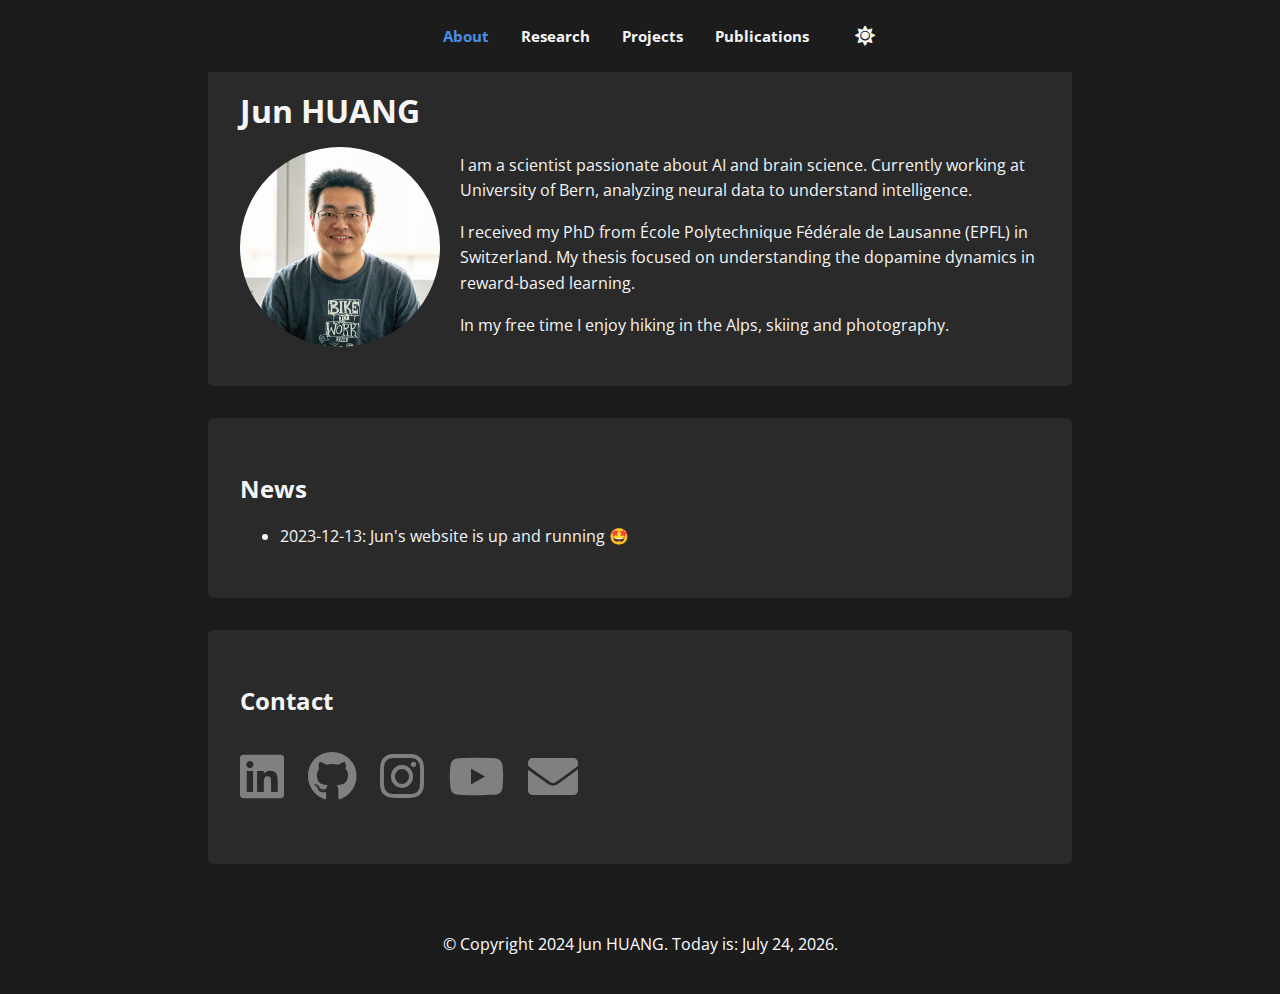
<file: index.html>
<!DOCTYPE html>
<html data-theme="dark">
<head>
  <title>Jun Huang</title>
  <link rel="icon" type="image/jpg" href="logo.png">
  <link href="https://fonts.googleapis.com/css2?family=Open+Sans:wght@400;600;700&display=swap" rel="stylesheet">
  <link rel="stylesheet" href="https://cdnjs.cloudflare.com/ajax/libs/font-awesome/5.15.1/css/all.min.css">
  
  <style>
    :root {
      --primary-color: #3349ec;  
      --secondary-color: #7caeeb;
      --background-color: #fff;
      --text-color: #000;
      --link-color: var(--primary-color);
      --section-background: #fff;
      --navbar-background: var(--background-color);
      --navbar-text-color: var(--text-color);
    }

    [data-theme="dark"] {
      --background-color: #1c1c1d;
      --text-color: #f5f5f5;
      --link-color: var(--secondary-color);
      --section-background: #2a2a2b;
      --navbar-background: var(--secondary-color);
      --navbar-text-color: #fff;
    }

    [data-theme="dark"] #navbar a {
      color: var(--text-color);
    }

    body {
      font-family: 'Open Sans', sans-serif;
      margin: 0;
      line-height: 1.6;
      background-color: var(--background-color);
      color: var(--text-color);
    }

    a {
      text-decoration: none;
      color: var(--link-color);
    }

    h1, h2, h3 {
      margin-bottom: 10px; 
    }

    #navbar {
      position: fixed;
      top: 0;
      width: 100%;
      z-index: 1000;
      background: var(--background-color);
      color: var(--navbar-text-color);
      padding: 1rem;
      display: flex;
      justify-content: center; /* Center the navbar container */
      align-items: center;
    }

    #nav-container {
      display: flex;
      align-items: center;
      justify-content: center; /* Center the contents */
    }

    #nav-container a {
      margin: 0 10px; /* Add some space between links */
    }

    #navbar a {
      color: var(--navbar-text-color);
      margin: 0 1rem;
      font-size: 15px;
      font-weight: bold;
    }
    #navbar a:hover {
      color: #db4f69; /* Replace with the reddish color you want on hover */
    }

    #navbar a.active {
      color: #4a90e2; /* Replace with the bluish color you want for the active link */
    }

    /* Ensure the color does not change on hover for the active link */
    #navbar a.active:hover {
      color: #4a90e2;
    }

    .section {
      max-width: 800px;
      margin: 2rem auto;  
      padding: 2rem;
      background: var(--section-background);
      box-shadow: 0 0 10px rgba(0,0,0,0.1);  
      border-radius: 5px;
    }

    #about img {
      float: left;
      width: 200px;
      margin-right: 20px;
      border-radius: 50%;
    }

    #theme-toggle {
      margin-left: 20px; /* Add some space before the toggle switch */
    }

    #dark-mode-toggle {
      display: none; /* Hide the checkbox */
    }

    label {
      cursor: pointer;
      width: 40px; /* Width of the toggle area */
      height: 40px; /* Height of the toggle area */
      display: block;
      position: relative;
      background: none; /* Removing the background */
    }

    label i {
      color: var(--text-color);
      position: absolute;
      top: 10px; /* Adjust vertical position */
      left: 10px; /* Adjust horizontal position */
      transition: opacity 0.3s;
    }

    .fa-moon, .fa-sun {
      font-size: 20px; /* Adjust icon size */
    }

    #dark-mode-toggle:checked + label .fa-moon {
      opacity: 0; /* Hide the moon icon */
    }

    #dark-mode-toggle:checked + label .fa-sun {
      opacity: 1; /* Show the sun icon */
    }

    .fa-sun {
      opacity: 0; /* Initially hide the sun icon */
    }

    #dark-mode-toggle:checked {
      transform: translateX(20px);
    }

    /* Default icon color (gray) */
    #contact a {
      display: inline-block;
      margin-right: 15px;
      color: #808080; /* Gray color for icons */
      font-size: 50px;
    }

    #contact .fa-linkedin:hover {
      color: #0A66C2; /* LinkedIn Blue */
    }

    #contact .fa-github:hover {
      color: #181717; /* GitHub Black */
    }

    #contact .fa-instagram:hover {
      color: #E1306C; /* Instagram Pink */
    }

    #contact .fa-youtube:hover {
      color: #FF0000; /* YouTube Red */
    }

    #contact .fa-envelope:hover {
      color: #0072C6; /* Email Blue */
    }

    #contact i {
      margin-right: 5px;
    }

    footer {
    text-align: center;
    padding: 20px;
    background-color: var(--background-color);
    color: var(--navbar-text-color);
  }

    .clustrmaps-wrapper {
    width: 600px; /* Set the width you want */
    height: 600px; /* Set the height you want */
    overflow: visible; /* Hide the overflow */
    margin: 0 auto; /* Centering horizontally */
    display: none; /* Ensures it is a block-level element, which is necessary for margins to work */
  }


  </style>
</head>

<body>

  <div id="navbar">
    <div id="nav-container">
      <a href="index.html" class="active">About</a>
      <a href="research.html">Research</a>
      <a href="projects.html">Projects</a>
      <a href="publication.html">Publications</a>
      <div id="theme-toggle">
        <input type="checkbox" id="dark-mode-toggle">
        <label for="dark-mode-toggle">
          <i class="fas fa-sun"></i>
          <i class="fas fa-moon"></i>
        </label>
      </div>
    </div>
  </div>

  <div id="about" class="section">
    <h1>Jun HUANG</h1>
    <img src="jun.jpg">
    <p>I am a scientist passionate about AI and brain science. Currently working at University of Bern, analyzing neural data to understand intelligence.</p>

    <p>I received my PhD from École Polytechnique Fédérale de Lausanne (EPFL) in Switzerland. My thesis focused on understanding the dopamine dynamics in reward-based learning. </p>

    <p>In my free time I enjoy hiking in the Alps, skiing and photography.</p>
  </div>

  <div id="news" class="section">
    <h2>News</h2>
        
    <ul>
      <li>2023-12-13: Jun's website is up and running 🤩</li>
    </ul>
  </div>

  <div id="contact" class="section">
    <h2>Contact</h2>
    <p>
      <a href="https://www.linkedin.com/in/junhuang7" target="_blank">
        <i class="fab fa-linkedin"></i>
      </a>
      <a href="https://github.com/junhuang7" target="_blank">
        <i class="fab fa-github"></i>
      </a>
      <a href="https://www.instagram.com/jun_photographie" target="_blank">
        <i class="fab fa-instagram"></i>
      </a>
      <a href="https://www.youtube.com/@junhuang7" target="_blank">
        <i class="fab fa-youtube"></i>
      </a>
      <a href="mailto:junhuang7@gmail.com">
        <i class="fas fa-envelope"></i>
      </a>
    </p>
  </div>

  <script>
    document.getElementById('dark-mode-toggle').checked = true;

    document.getElementById('dark-mode-toggle').addEventListener('change', function(event) {
      if (event.target.checked) {
        document.documentElement.setAttribute('data-theme', 'dark');
      } else {
        document.documentElement.removeAttribute('data-theme');
      }
    });
  </script>

  <div class="clustrmaps-wrapper">
    <script type="text/javascript" id="clstr_globe" src="//clustrmaps.com/globe.js?d=3f9yaVkKR-3JJpTlEYayT_Aj-n6ReqJD1qsGxRy3qww"></script>
  </div>

  <footer>
    <p id="copyright">
      © Copyright 2024 Jun HUANG. Today is: <span id="date"></span>.
    </p>
  </footer>

  <script>
    const currentDate = new Date();
    const formattedDate = currentDate.toLocaleDateString('en-US', { year: 'numeric', month: 'long', day: 'numeric' });
    document.getElementById('date').textContent = formattedDate;
  </script>

  <script>
    // JavaScript to toggle the active class on click
    document.querySelectorAll('#nav-container a').forEach(link => {
      link.addEventListener('click', function() {
        document.querySelector('#nav-container a.active').classList.remove('active');
        this.classList.add('active');
      });
    });
  </script>

  <script>
    // Function to apply the theme
      document.addEventListener('DOMContentLoaded', function() {
    // Initialize theme based on saved preference or default to dark
    const savedTheme = localStorage.getItem('theme') || 'dark';
    applyTheme(savedTheme === 'dark');

    // Set the checkbox state based on the theme
    document.getElementById('dark-mode-toggle').checked = (savedTheme === 'dark');

    // Event listener for theme toggle change
    document.getElementById('dark-mode-toggle').addEventListener('change', function(event) {
      const isDark = event.target.checked;
      applyTheme(isDark);
      localStorage.setItem('theme', isDark ? 'dark' : 'light');
    });
  });

  // Function to apply the theme
  function applyTheme(dark) {
    if (dark) {
      document.documentElement.setAttribute('data-theme', 'dark');
    } else {
      document.documentElement.removeAttribute('data-theme');
    }
  }

  // Handle navbar link active state
  document.querySelectorAll('#nav-container a').forEach(link => {
    link.addEventListener('click', function() {
      document.querySelector('#nav-container a.active').classList.remove('active');
      this.classList.add('active');
    });
  });

  </script>

</body>
</html>
</file>
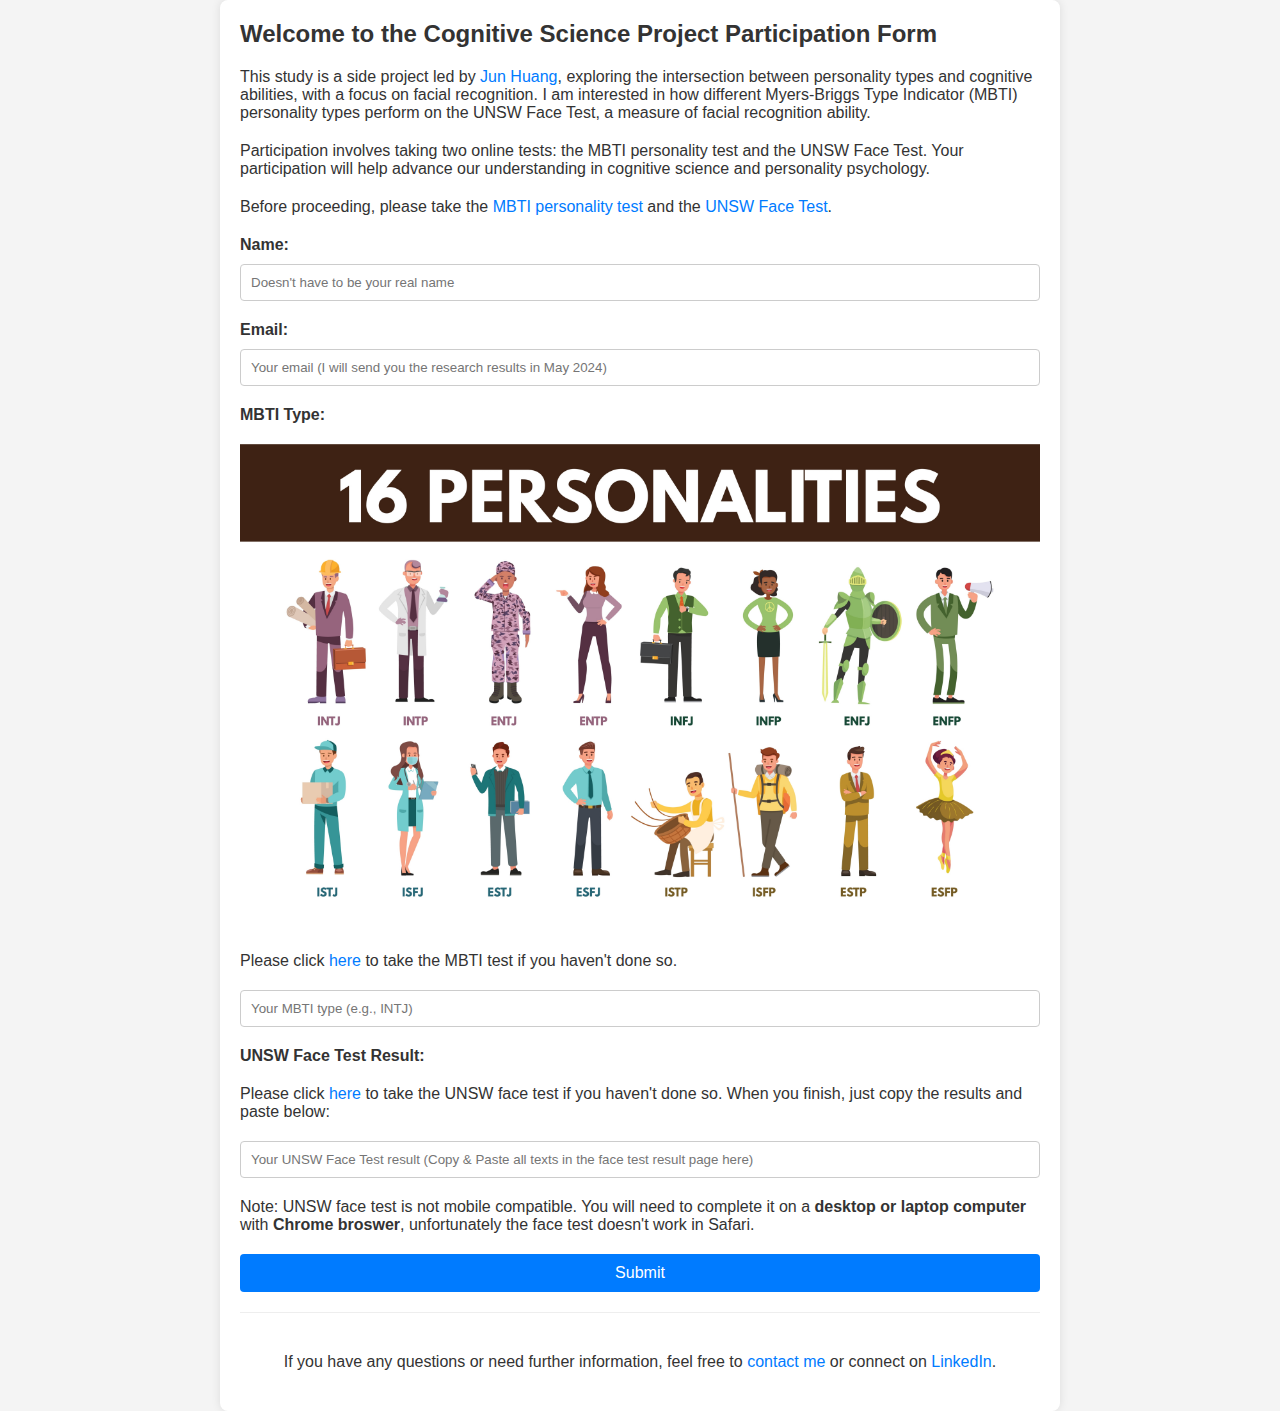
<file: cogsci_project.html>
<!DOCTYPE html>
<html lang="en">
<head>
    <meta charset="UTF-8">
    <meta name="viewport" content="width=device-width, initial-scale=1.0">
    <title>Cognitive Science Project Participation Form</title>
    <style>
        body {
            font-family: 'Segoe UI', Tahoma, Geneva, Verdana, sans-serif;
            margin: 0;
            padding: 0;
            background-color: #f4f4f4;
            color: #333;
        }
        .container {
            max-width: 800px;
            margin: auto;
            overflow: hidden;
            padding: 0 20px 20px;
            background: #fff;
            border-radius: 8px;
            box-shadow: 0 0 10px rgba(0, 0, 0, 0.1);
        }
        h2, p {
            margin: 20px 0;
        }
        label {
            margin-top: 10px;
            display: block;
            font-weight: bold;
        }
        input[type=text], input[type=email], textarea {
            width: calc(100% - 22px);
            padding: 10px;
            margin: 10px 0 20px;
            display: block;
            border: 1px solid #ccc;
            border-radius: 4px;
        }
        button {
            display: block;
            width: 100%;
            padding: 10px;
            background-color: #007BFF;
            color: white;
            border: none;
            border-radius: 4px;
            cursor: pointer;
            font-size: 16px;
            transition: background-color 0.3s ease;
        }
        button:hover {
            background-color: #0056b3;
        }
        a {
            color: #007BFF;
            text-decoration: none;
        }
        a:hover {
            text-decoration: underline;
        }
        .footer {
            text-align: center;
            margin-top: 20px;
            padding-top: 20px;
            border-top: 1px solid #eee;
        }

        .clustrmaps-wrapper {
            display: none; /* Ensures it is a block-level element, which is necessary for margins to work */
        }

    </style>
</head>
<body>

<div class="container">
    <h2>Welcome to the Cognitive Science Project Participation Form</h2>
    <p>This study is a side project led by <a href="https://junhuang7.github.io/" target="_blank">Jun Huang</a>, exploring the intersection between personality types and cognitive abilities, with a focus on facial recognition. I am interested in how different Myers-Briggs Type Indicator (MBTI) personality types perform on the UNSW Face Test, a measure of facial recognition ability.</p>
    <p>Participation involves taking two online tests: the MBTI personality test and the UNSW Face Test. Your participation will help advance our understanding in cognitive science and personality psychology.</p>
    <p>Before proceeding, please take the <a href="https://www.16personalities.com/free-personality-test" target="_blank">MBTI personality test</a> and the <a href="https://facetest.psy.unsw.edu.au/" target="_blank">UNSW Face Test</a>.</p>
    
    <form action="https://formspree.io/f/myyrwpdb" method="POST">
        <label for="name">Name:</label>
        <input type="text" id="name" name="name" placeholder="Doesn't have to be your real name" required>
        
        <label for="email">Email:</label>
        <input type="email" id="email" name="_replyto" placeholder="Your email (I will send you the research results in May 2024)" required>
        
        <label for="mbti">MBTI Type:</label>
        <p> </p>
        <img src="mbti.jpeg" alt="MBTI Types" style="max-width:100%; height:auto;">
        <p>Please click <a href="https://www.16personalities.com/free-personality-test" target="_blank">here</a> to take the MBTI test if you haven't done so.</p>
        <input type="text" id="mbti" name="mbti" placeholder="Your MBTI type (e.g., INTJ)" required>
        
        <label for="faceTest">UNSW Face Test Result:</label>
        <p>Please click <a href="https://facetest.psy.unsw.edu.au/" target="_blank">here</a> to take the UNSW face test if you haven't done so. When you finish, just copy the results and paste below:</p>
        <p> </p>
        <input type="text" id="faceTest" name="faceTest" placeholder="Your UNSW Face Test result (Copy & Paste all texts in the face test result page here)" required>
        <p>Note: UNSW face test is not mobile compatible. You will need to complete it on a <b>desktop or laptop computer</b> with <b>Chrome broswer</b>, unfortunately the face test doesn't work in Safari.</p>
        <input type="hidden" name="_subject" value="Cognitive Science Project Submission">
        <button type="submit">Submit</button>
    </form>
    
    <div class="footer">
        <p>If you have any questions or need further information, feel free to <a href="mailto:junhuang7@gmail.com">contact me</a> or connect on <a href="https://www.linkedin.com/in/junhuang7">LinkedIn</a>.</p>
    </div>
</div>

<div class="clustrmaps-wrapper">
    <script type="text/javascript" id="clstr_globe" src="//clustrmaps.com/globe.js?d=meENDDYSC0p6n7lqMhM3a7Xbx_fbM3g9AmeKXaYUOgo"></script>
</div>

</body>
</html>
</file>
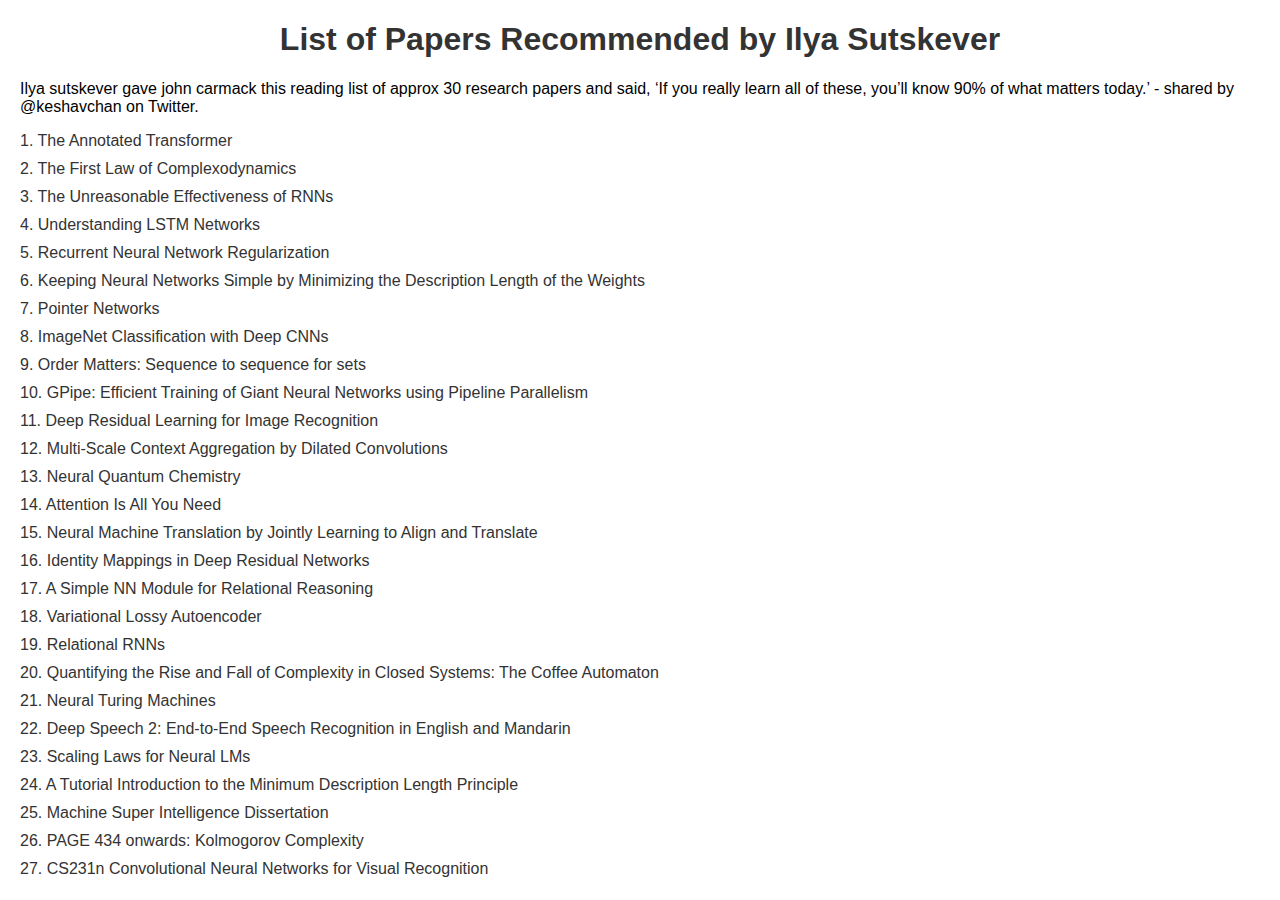
<file: ML_papers.html>
<!DOCTYPE html>
<html>
<head>
    <title>List of 27 Papers</title>
    <style>
        body {
            font-family: Arial, sans-serif;
            margin: 20px;
        }
        h1 {
            text-align: center;
        }
        ul {
            list-style-type: none;
            padding: 0;
        }
        li {
            margin-bottom: 10px;
        }
        a {
            text-decoration: none;
            color: #333;
        }
        a:hover {
            color: #666;
        }
    </style>
</head>
<body>
    <h1><a href="https://arc.net/folder/D0472A20-9C20-4D3F-B145-D2865C0A9FEE" target="_blank">List of Papers Recommended by Ilya Sutskever</a></h1>
    <p>Ilya sutskever gave john carmack this reading list of approx 30 research papers and said, ‘If you really learn all of these, you’ll know 90% of what matters today.’ - shared by @keshavchan on Twitter.</p>
    <ul>
        <li><a href="https://lnkd.in/evrqygtu" target="_blank">1. The Annotated Transformer</a></li>
        <li><a href="https://lnkd.in/eu5aucVm" target="_blank">2. The First Law of Complexodynamics</a></li>
        <li><a href="https://lnkd.in/e9wht6Js" target="_blank">3. The Unreasonable Effectiveness of RNNs</a></li>
        <li><a href="https://lnkd.in/eY4WnawT" target="_blank">4. Understanding LSTM Networks</a></li>
        <li><a href="https://lnkd.in/ebrwzuwY" target="_blank">5. Recurrent Neural Network Regularization</a></li>
        <li><a href="https://lnkd.in/e4f4s9h6" target="_blank">6. Keeping Neural Networks Simple by Minimizing the Description Length of the Weights</a></li>
        <li><a href="https://lnkd.in/e6qcSXYT" target="_blank">7. Pointer Networks</a></li>
        <li><a href="https://lnkd.in/etrjwGmY" target="_blank">8. ImageNet Classification with Deep CNNs</a></li>
        <li><a href="https://lnkd.in/eYrjEHRP" target="_blank">9. Order Matters: Sequence to sequence for sets</a></li>
        <li><a href="https://lnkd.in/ezFVyhyk" target="_blank">10. GPipe: Efficient Training of Giant Neural Networks using Pipeline Parallelism</a></li>
        <li><a href="https://lnkd.in/ejJT79DE" target="_blank">11. Deep Residual Learning for Image Recognition</a></li>
        <li><a href="https://lnkd.in/eN-p4Hi9" target="_blank">12. Multi-Scale Context Aggregation by Dilated Convolutions</a></li>
        <li><a href="https://lnkd.in/eChquKQi" target="_blank">13. Neural Quantum Chemistry</a></li>
        <li><a href="https://lnkd.in/eakhSPXf" target="_blank">14. Attention Is All You Need</a></li>
        <li><a href="https://lnkd.in/eZfrwxDG" target="_blank">15. Neural Machine Translation by Jointly Learning to Align and Translate</a></li>
        <li><a href="https://lnkd.in/eVuuYTTy" target="_blank">16. Identity Mappings in Deep Residual Networks</a></li>
        <li><a href="https://lnkd.in/e9xYieKc" target="_blank">17. A Simple NN Module for Relational Reasoning</a></li>
        <li><a href="https://lnkd.in/e8XZrzcn" target="_blank">18. Variational Lossy Autoencoder</a></li>
        <li><a href="https://lnkd.in/eEs3e_MJ" target="_blank">19. Relational RNNs</a></li>
        <li><a href="https://lnkd.in/e7V-jw8S" target="_blank">20. Quantifying the Rise and Fall of Complexity in Closed Systems: The Coffee Automaton</a></li>
        <li><a href="https://lnkd.in/e3qidTvP" target="_blank">21. Neural Turing Machines</a></li>
        <li><a href="https://lnkd.in/eYDgB9cA" target="_blank">22. Deep Speech 2: End-to-End Speech Recognition in English and Mandarin</a></li>
        <li><a href="https://lnkd.in/ev9s6Pz2" target="_blank">23. Scaling Laws for Neural LMs</a></li>
        <li><a href="https://lnkd.in/eUJtMXDU" target="_blank">24. A Tutorial Introduction to the Minimum Description Length Principle</a></li>
        <li><a href="https://lnkd.in/ebCNq64x" target="_blank">25. Machine Super Intelligence Dissertation</a></li>
        <li><a href="https://lnkd.in/ecV-qdfV" target="_blank">26. PAGE 434 onwards: Kolmogorov Complexity</a></li>
        <li><a href="https://cs231n.github.io/" target="_blank">27. CS231n Convolutional Neural Networks for Visual Recognition</a></li>
    </ul>
</body>
</html>
</file>
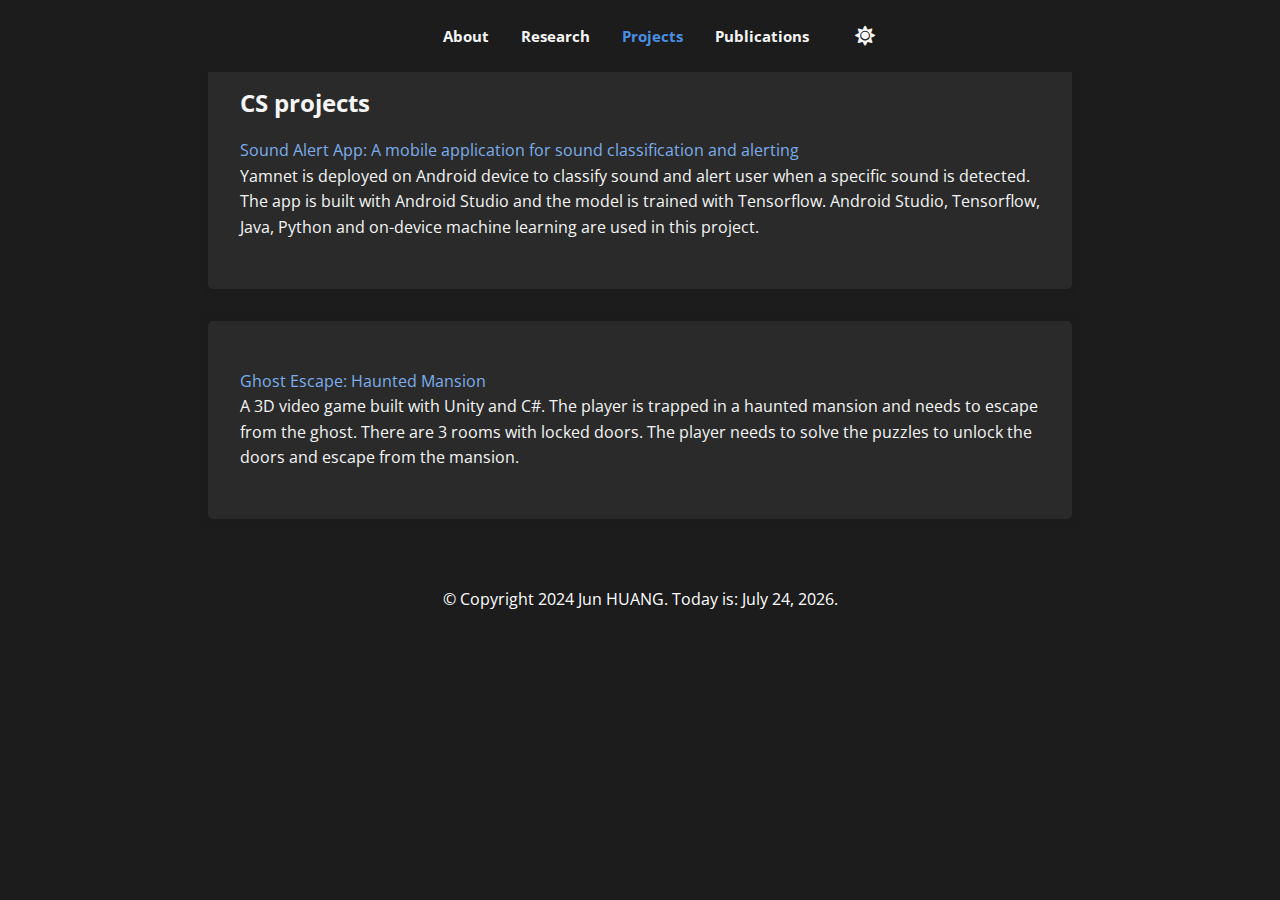
<file: projects.html>
<!DOCTYPE html>
<html data-theme="dark">
<head>
  <title>Jun Huang - Projects</title>
  <link rel="icon" type="image/jpg" href="logo.svg">
  <link href="https://fonts.googleapis.com/css2?family=Open+Sans:wght@400;600;700&display=swap" rel="stylesheet">
  <link rel="stylesheet" href="https://cdnjs.cloudflare.com/ajax/libs/font-awesome/5.15.1/css/all.min.css">
  
  <style>
    :root {
      --primary-color: #3349ec;  
      --secondary-color: #7caeeb;
      --background-color: #fff;
      --text-color: #000;
      --link-color: var(--primary-color);
      --section-background: #fff;
      --navbar-background: var(--background-color);
      --navbar-text-color: var(--text-color);
    }

    [data-theme="dark"] {
      --background-color: #1c1c1d;
      --text-color: #f5f5f5;
      --link-color: var(--secondary-color);
      --section-background: #2a2a2b;
      --navbar-background: var(--secondary-color);
      --navbar-text-color: #fff;
    }

    [data-theme="dark"] #navbar a {
      color: var(--text-color);
    }

    body {
      font-family: 'Open Sans', sans-serif;
      margin: 0;
      line-height: 1.6;
      background-color: var(--background-color);
      color: var(--text-color);
    }

    a {
      text-decoration: none;
      color: var(--link-color);
    }

    h1, h2, h3 {
      margin-bottom: 10px; 
    }

    #navbar {
      position: fixed;
      top: 0;
      width: 100%;
      z-index: 1000;
      background: var(--background-color);
      color: var(--navbar-text-color);
      padding: 1rem;
      display: flex;
      justify-content: center; /* Center the navbar container */
      align-items: center;
    }

    #nav-container {
      display: flex;
      align-items: center;
      justify-content: center; /* Center the contents */
    }

    #nav-container a {
      margin: 0 10px; /* Add some space between links */
    }

    #navbar a {
      color: var(--navbar-text-color);
      margin: 0 1rem;
      font-size: 15px;
      font-weight: bold;
    }
    #navbar a:hover {
      color: #db4f69; /* Replace with the reddish color you want on hover */
    }

    #navbar a.active {
      color: #4a90e2; /* Replace with the bluish color you want for the active link */
    }

    /* Ensure the color does not change on hover for the active link */
    #navbar a.active:hover {
      color: #4a90e2;
    }

    .section {
      max-width: 800px;
      margin: 2rem auto;  
      padding: 2rem;
      background: var(--section-background);
      box-shadow: 0 0 10px rgba(0,0,0,0.1);  
      border-radius: 5px;
    }

    #about img {
      float: left;
      width: 200px;
      margin-right: 20px;
      border-radius: 50%;
    }

    #theme-toggle {
      margin-left: 20px; /* Add some space before the toggle switch */
    }

    #dark-mode-toggle {
      display: none; /* Hide the checkbox */
    }

    label {
      cursor: pointer;
      width: 40px; /* Width of the toggle area */
      height: 40px; /* Height of the toggle area */
      display: block;
      position: relative;
      background: none; /* Removing the background */
    }

    label i {
      color: var(--text-color);
      position: absolute;
      top: 10px; /* Adjust vertical position */
      left: 10px; /* Adjust horizontal position */
      transition: opacity 0.3s;
    }

    .fa-moon, .fa-sun {
      font-size: 20px; /* Adjust icon size */
    }

    #dark-mode-toggle:checked + label .fa-moon {
      opacity: 0; /* Hide the moon icon */
    }

    #dark-mode-toggle:checked + label .fa-sun {
      opacity: 1; /* Show the sun icon */
    }

    .fa-sun {
      opacity: 0; /* Initially hide the sun icon */
    }

    #dark-mode-toggle:checked {
      transform: translateX(20px);
    }

    /* Default icon color (gray) */
    #contact a {
      display: inline-block;
      margin-right: 15px;
      color: #808080; /* Gray color for icons */
      font-size: 50px;
    }

    #contact .fa-linkedin:hover {
      color: #0A66C2; /* LinkedIn Blue */
    }

    #contact .fa-github:hover {
      color: #181717; /* GitHub Black */
    }

    #contact .fa-instagram:hover {
      color: #E1306C; /* Instagram Pink */
    }

    #contact .fa-youtube:hover {
      color: #FF0000; /* YouTube Red */
    }

    #contact .fa-envelope:hover {
      color: #0072C6; /* Email Blue */
    }

    #contact i {
      margin-right: 5px;
    }

    footer {
    text-align: center;
    padding: 20px;
    background-color: var(--background-color);
    color: var(--navbar-text-color);
  }

  </style>
</head>

<body>

  <div id="navbar">
    <div id="nav-container">
      <a href="index.html">About</a>
      <a href="research.html">Research</a>
      <a href="projects.html" class="active">Projects</a>
      <a href="publication.html">Publications</a>
      <div id="theme-toggle">
        <input type="checkbox" id="dark-mode-toggle">
        <label for="dark-mode-toggle">
          <i class="fas fa-sun"></i>
          <i class="fas fa-moon"></i>
        </label>
      </div>
    </div>
  </div>

  <div id="CS projects" class="section">
    <h2>CS projects</h2>
        <p>
        <a href="https://github.com/junhuang7/SoundAlertWTH2">
          Sound Alert App: A mobile application for sound classification and alerting
        </a>
        <br>
        Yamnet is deployed on Android device to classify sound and alert user when a specific sound is detected. The app is built with Android Studio and the model is trained with Tensorflow. Android Studio, Tensorflow, Java, Python and on-device machine learning are used in this project. 
      </p>
    </div>
  
    <div id="CS projects" class="section">
      <p>
        <a href="https://github.com/junhuang7/ghost_escape_game">
          Ghost Escape: Haunted Mansion
        </a>
        <br>
        A 3D video game built with Unity and C#. The player is trapped in a haunted mansion and needs to escape from the ghost. There are 3 rooms with locked doors. The player needs to solve the puzzles to unlock the doors and escape from the mansion.
      </p>
    </div>
  

  
  </div>

  <script>
    document.getElementById('dark-mode-toggle').checked = true;

    document.getElementById('dark-mode-toggle').addEventListener('change', function(event) {
      if (event.target.checked) {
        document.documentElement.setAttribute('data-theme', 'dark');
      } else {
        document.documentElement.removeAttribute('data-theme');
      }
    });
  </script>

  <footer>
    <p id="copyright">
      © Copyright 2024 Jun HUANG. Today is: <span id="date"></span>.
    </p>
  </footer>

  <script>
    const currentDate = new Date();
    const formattedDate = currentDate.toLocaleDateString('en-US', { year: 'numeric', month: 'long', day: 'numeric' });
    document.getElementById('date').textContent = formattedDate;
  </script>

  <script>
    // JavaScript to toggle the active class on click
    document.querySelectorAll('#nav-container a').forEach(link => {
      link.addEventListener('click', function() {
        document.querySelector('#nav-container a.active').classList.remove('active');
        this.classList.add('active');
      });
    });
  </script>

  <script>
    // Function to apply the theme
    function applyTheme(dark) {
      if (dark) {
        document.documentElement.setAttribute('data-theme', 'dark');
        document.getElementById('dark-mode-toggle').checked = true;
      } else {
        document.documentElement.removeAttribute('data-theme');
        document.getElementById('dark-mode-toggle').checked = false;
      }
    }

    // Check and apply the saved theme on page load
    document.addEventListener('DOMContentLoaded', function() {
      const savedTheme = localStorage.getItem('theme');
      
      // Default to dark theme
      applyTheme(savedTheme !== 'light');
    });

    // Save the theme choice and apply it
    document.getElementById('dark-mode-toggle').addEventListener('change', function(event) {
      applyTheme(event.target.checked);
      localStorage.setItem('theme', event.target.checked ? 'dark' : 'light');
    });

    // Handle navbar link active state
    document.querySelectorAll('#nav-container a').forEach(link => {
      link.addEventListener('click', function() {
        document.querySelector('#nav-container a.active').classList.remove('active');
        this.classList.add('active');
      });
    });
  </script>


</body>
</html>
</file>
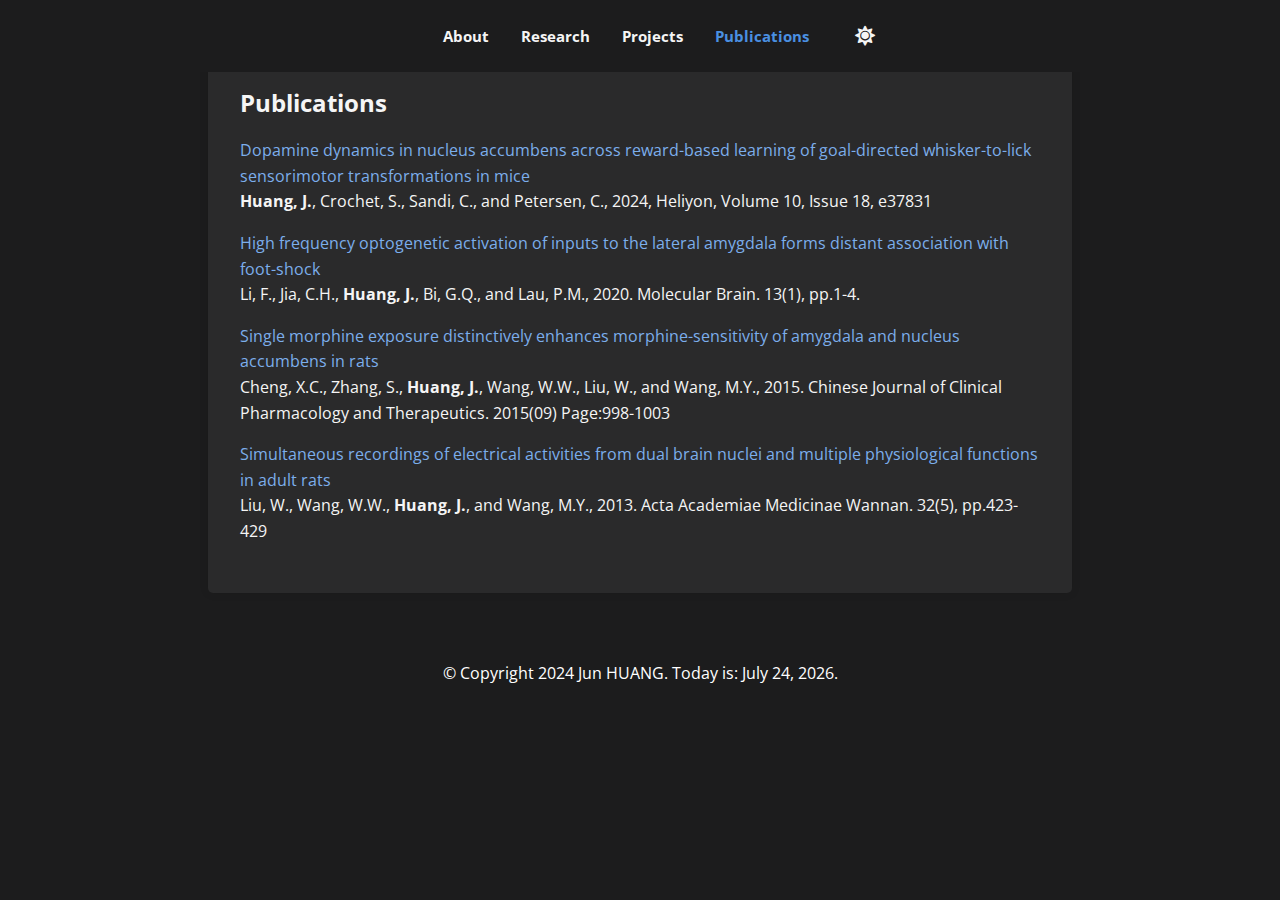
<file: publication.html>
<!DOCTYPE html>
<html data-theme="dark">
<head>
  <title>Jun Huang - Publications</title>
  <link rel="icon" type="image/jpg" href="logo.svg">
  <link href="https://fonts.googleapis.com/css2?family=Open+Sans:wght@400;600;700&display=swap" rel="stylesheet">
  <link rel="stylesheet" href="https://cdnjs.cloudflare.com/ajax/libs/font-awesome/5.15.1/css/all.min.css">
  
  <style>
    :root {
      --primary-color: #3349ec;  
      --secondary-color: #7caeeb;
      --background-color: #fff;
      --text-color: #000;
      --link-color: var(--primary-color);
      --section-background: #fff;
      --navbar-background: var(--background-color);
      --navbar-text-color: var(--text-color);
    }

    [data-theme="dark"] {
      --background-color: #1c1c1d;
      --text-color: #f5f5f5;
      --link-color: var(--secondary-color);
      --section-background: #2a2a2b;
      --navbar-background: var(--secondary-color);
      --navbar-text-color: #fff;
    }

    [data-theme="dark"] #navbar a {
      color: var(--text-color);
    }

    body {
      font-family: 'Open Sans', sans-serif;
      margin: 0;
      line-height: 1.6;
      background-color: var(--background-color);
      color: var(--text-color);
    }

    a {
      text-decoration: none;
      color: var(--link-color);
    }

    h1, h2, h3 {
      margin-bottom: 10px; 
    }

    #navbar {
      position: fixed;
      top: 0;
      width: 100%;
      z-index: 1000;
      background: var(--background-color);
      color: var(--navbar-text-color);
      padding: 1rem;
      display: flex;
      justify-content: center; /* Center the navbar container */
      align-items: center;
    }

    #nav-container {
      display: flex;
      align-items: center;
      justify-content: center; /* Center the contents */
    }

    #nav-container a {
      margin: 0 10px; /* Add some space between links */
    }

    #navbar a {
      color: var(--navbar-text-color);
      margin: 0 1rem;
      font-size: 15px;
      font-weight: bold;
    }
    #navbar a:hover {
      color: #db4f69; /* Replace with the reddish color you want on hover */
    }

    #navbar a.active {
      color: #4a90e2; /* Replace with the bluish color you want for the active link */
    }

    /* Ensure the color does not change on hover for the active link */
    #navbar a.active:hover {
      color: #4a90e2;
    }

    .section {
      max-width: 800px;
      margin: 2rem auto;  
      padding: 2rem;
      background: var(--section-background);
      box-shadow: 0 0 10px rgba(0,0,0,0.1);  
      border-radius: 5px;
    }

    #about img {
      float: left;
      width: 200px;
      margin-right: 20px;
      border-radius: 50%;
    }

    #theme-toggle {
      margin-left: 20px; /* Add some space before the toggle switch */
    }

    #dark-mode-toggle {
      display: none; /* Hide the checkbox */
    }

    label {
      cursor: pointer;
      width: 40px; /* Width of the toggle area */
      height: 40px; /* Height of the toggle area */
      display: block;
      position: relative;
      background: none; /* Removing the background */
    }

    label i {
      color: var(--text-color);
      position: absolute;
      top: 10px; /* Adjust vertical position */
      left: 10px; /* Adjust horizontal position */
      transition: opacity 0.3s;
    }

    .fa-moon, .fa-sun {
      font-size: 20px; /* Adjust icon size */
    }

    #dark-mode-toggle:checked + label .fa-moon {
      opacity: 0; /* Hide the moon icon */
    }

    #dark-mode-toggle:checked + label .fa-sun {
      opacity: 1; /* Show the sun icon */
    }

    .fa-sun {
      opacity: 0; /* Initially hide the sun icon */
    }

    #dark-mode-toggle:checked {
      transform: translateX(20px);
    }

    /* Default icon color (gray) */
    #contact a {
      display: inline-block;
      margin-right: 15px;
      color: #808080; /* Gray color for icons */
      font-size: 50px;
    }

    #contact .fa-linkedin:hover {
      color: #0A66C2; /* LinkedIn Blue */
    }

    #contact .fa-github:hover {
      color: #181717; /* GitHub Black */
    }

    #contact .fa-instagram:hover {
      color: #E1306C; /* Instagram Pink */
    }

    #contact .fa-youtube:hover {
      color: #FF0000; /* YouTube Red */
    }

    #contact .fa-envelope:hover {
      color: #0072C6; /* Email Blue */
    }

    #contact i {
      margin-right: 5px;
    }

    footer {
    text-align: center;
    padding: 20px;
    background-color: var(--background-color);
    color: var(--navbar-text-color);
  }

  </style>
</head>

<body>

  <div id="navbar">
    <div id="nav-container">
      <a href="index.html">About</a>
      <a href="research.html">Research</a>
      <a href="projects.html">Projects</a>
      <a href="publication.html" class="active">Publications</a>
      <div id="theme-toggle">
        <input type="checkbox" id="dark-mode-toggle">
        <label for="dark-mode-toggle">
          <i class="fas fa-sun"></i>
          <i class="fas fa-moon"></i>
        </label>
      </div>
    </div>
  </div>

  <div id="publications" class="section">
    <h2>Publications</h2>
  
    <div class="paper">
      <p>
        <a href="https://www.cell.com/heliyon/fulltext/S2405-8440(24)13862-5">
          Dopamine dynamics in nucleus accumbens across reward-based learning of goal-directed whisker-to-lick sensorimotor transformations in mice
        </a>
        <br>
        <strong>Huang, J.</strong>, Crochet, S., Sandi, C., and Petersen, C., 2024, Heliyon, Volume 10, Issue 18, e37831
      </p>
    </div>
  
    <div class="paper">
      <p>
        <a href="https://molecularbrain.biomedcentral.com/articles/10.1186/s13041-020-00587-4">
          High frequency optogenetic activation of inputs to the lateral amygdala forms distant association with foot-shock
        </a>
        <br>
        Li, F., Jia, C.H., <strong>Huang, J.</strong>, Bi, G.Q., and Lau, P.M., 2020. Molecular Brain. 13(1), pp.1-4.
      </p>
    </div>
  
    <div class="paper">
      <p>
        <a href="https://oversea.cnki.net/KCMS/detail/detail.aspx?dbcode=CJFD&dbname=CJFDLAST2015&filename=YLZL201509014&uniplatform=OVERSEAS_EN&v=sFuZw0oQwRN9wSldnqlaz7acS5Isbfc6_1iYm6jSu_euLroaiYxP-3dWbVJQ6KAr">
          Single morphine exposure distinctively enhances morphine-sensitivity of amygdala and nucleus accumbens in rats
        </a>
        <br>
        Cheng, X.C., Zhang, S., <strong>Huang, J.</strong>, Wang, W.W., Liu, W., and Wang, M.Y., 2015. Chinese Journal of Clinical Pharmacology and Therapeutics. 2015(09) Page:998-1003
      </p>
    </div>
  
    <div class="paper">
      <p>
        <a href="https://oversea.cnki.net/KCMS/detail/detail.aspx?dbcode=CJFD&dbname=CJFD2013&filename=WNYX201305028&uniplatform=OVERSEAS_EN&v=VMZ7HAIkDS6mNbD8Nrp6-U3rYbwxZ-rfrIGr2JaZ7fE3j9UEvDpIr_IyYLpN3FXh">
          Simultaneous recordings of electrical activities from dual brain nuclei and multiple physiological functions in adult rats
        </a>
        <br>
        Liu, W., Wang, W.W., <strong>Huang, J.</strong>, and Wang, M.Y., 2013. Acta Academiae Medicinae Wannan. 32(5), pp.423-429
      </p>
    </div>
  </div>

  <script>
    document.getElementById('dark-mode-toggle').checked = true;

    document.getElementById('dark-mode-toggle').addEventListener('change', function(event) {
      if (event.target.checked) {
        document.documentElement.setAttribute('data-theme', 'dark');
      } else {
        document.documentElement.removeAttribute('data-theme');
      }
    });
  </script>

  <footer>
    <p id="copyright">
      © Copyright 2024 Jun HUANG. Today is: <span id="date"></span>.
    </p>
  </footer>

  <script>
    const currentDate = new Date();
    const formattedDate = currentDate.toLocaleDateString('en-US', { year: 'numeric', month: 'long', day: 'numeric' });
    document.getElementById('date').textContent = formattedDate;
  </script>

  <script>
    // JavaScript to toggle the active class on click
    document.querySelectorAll('#nav-container a').forEach(link => {
      link.addEventListener('click', function() {
        document.querySelector('#nav-container a.active').classList.remove('active');
        this.classList.add('active');
      });
    });
  </script>

  <script>
    // Function to apply the theme
    function applyTheme(dark) {
      if (dark) {
        document.documentElement.setAttribute('data-theme', 'dark');
        document.getElementById('dark-mode-toggle').checked = true;
      } else {
        document.documentElement.removeAttribute('data-theme');
        document.getElementById('dark-mode-toggle').checked = false;
      }
    }

    // Check and apply the saved theme on page load
    document.addEventListener('DOMContentLoaded', function() {
      const savedTheme = localStorage.getItem('theme');
      
      // Default to dark theme
      applyTheme(savedTheme !== 'light');
    });

    // Save the theme choice and apply it
    document.getElementById('dark-mode-toggle').addEventListener('change', function(event) {
      applyTheme(event.target.checked);
      localStorage.setItem('theme', event.target.checked ? 'dark' : 'light');
    });

    // Handle navbar link active state
    document.querySelectorAll('#nav-container a').forEach(link => {
      link.addEventListener('click', function() {
        document.querySelector('#nav-container a.active').classList.remove('active');
        this.classList.add('active');
      });
    });
  </script>


</body>
</html>
</file>
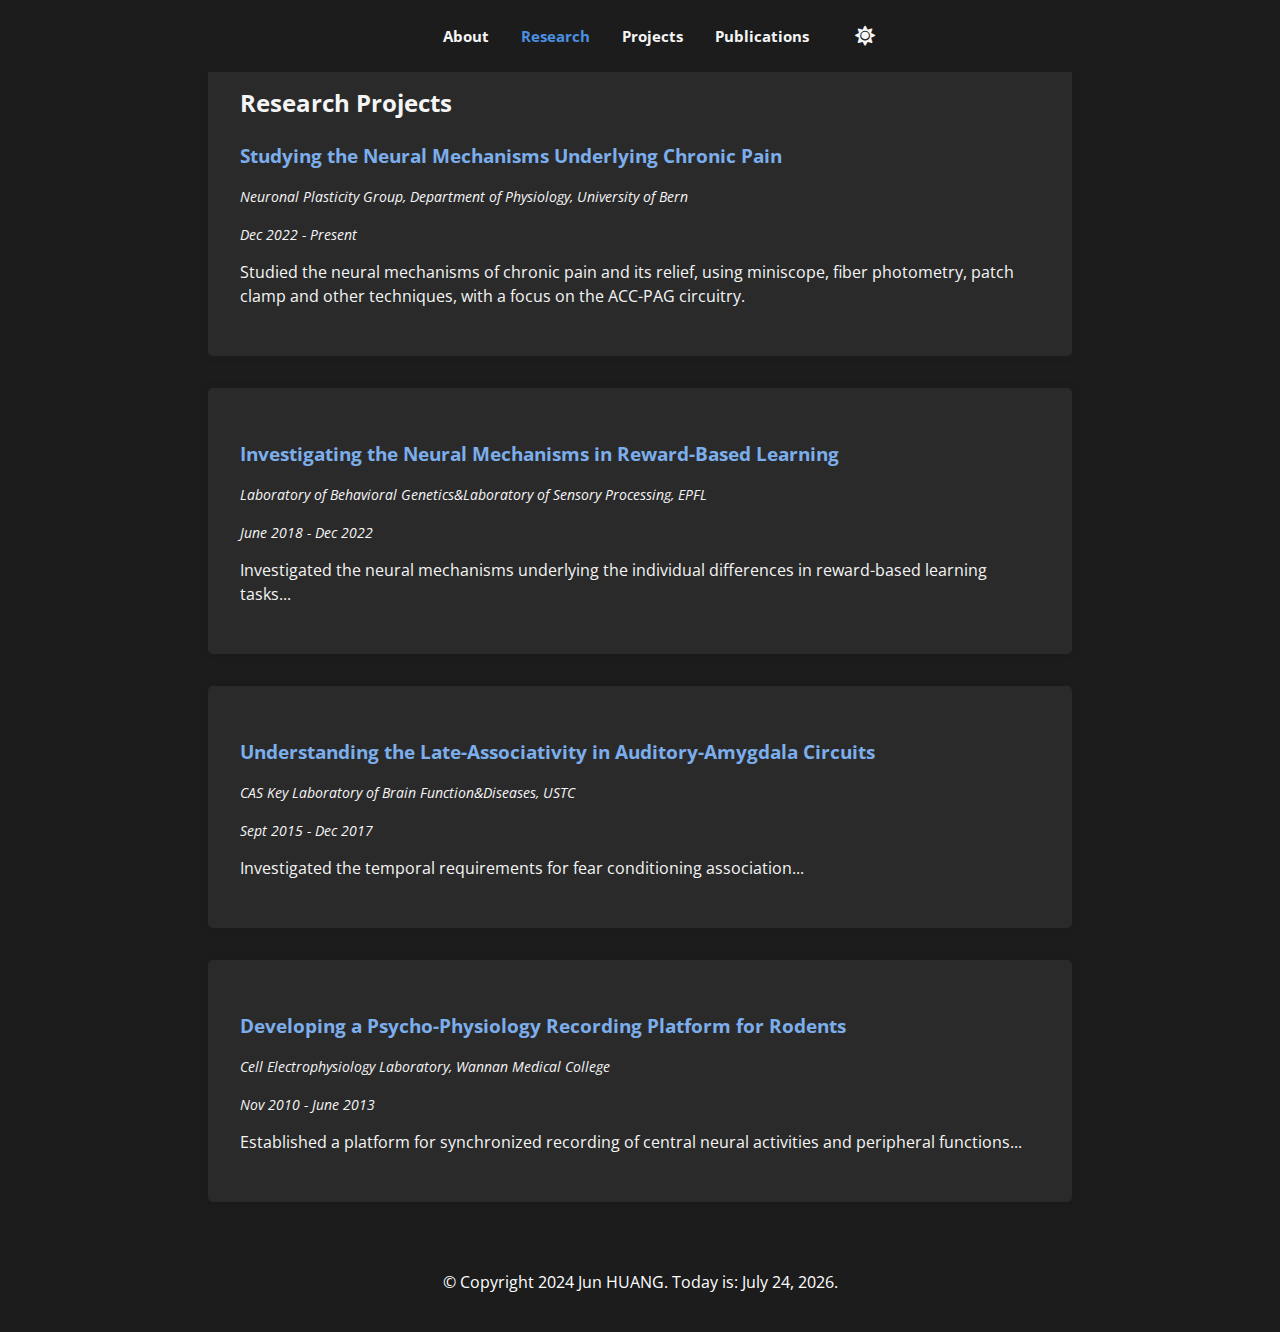
<file: research.html>
<!DOCTYPE html>
<html data-theme="dark">
<head>
  <title>Jun Huang - Research</title>
  <link rel="icon" type="image/jpg" href="logo.svg">
  <link href="https://fonts.googleapis.com/css2?family=Open+Sans:wght@400;600;700&display=swap" rel="stylesheet">
  <link rel="stylesheet" href="https://cdnjs.cloudflare.com/ajax/libs/font-awesome/5.15.1/css/all.min.css">
  
  <style>
    :root {
      --primary-color: #3349ec;  
      --secondary-color: #7caeeb;
      --background-color: #fff;
      --text-color: #000;
      --link-color: var(--primary-color);
      --section-background: #fff;
      --navbar-background: var(--background-color);
      --navbar-text-color: var(--text-color);
    }

    [data-theme="dark"] {
      --background-color: #1c1c1d;
      --text-color: #f5f5f5;
      --link-color: var(--secondary-color);
      --section-background: #2a2a2b;
      --navbar-background: var(--secondary-color);
      --navbar-text-color: #fff;
    }

    [data-theme="dark"] #navbar a {
      color: var(--text-color);
    }

    body {
      font-family: 'Open Sans', sans-serif;
      margin: 0;
      line-height: 1.6;
      background-color: var(--background-color);
      color: var(--text-color);
    }

    a {
      text-decoration: none;
      color: var(--link-color);
    }

    h1, h2, h3 {
      margin-bottom: 10px; 
    }

    #navbar {
      position: fixed;
      top: 0;
      width: 100%;
      z-index: 1000;
      background: var(--background-color);
      color: var(--navbar-text-color);
      padding: 1rem;
      display: flex;
      justify-content: center; /* Center the navbar container */
      align-items: center;
    }

    #nav-container {
      display: flex;
      align-items: center;
      justify-content: center; /* Center the contents */
    }

    #nav-container a {
      margin: 0 10px; /* Add some space between links */
    }

    #navbar a {
      color: var(--navbar-text-color);
      margin: 0 1rem;
      font-size: 15px;
      font-weight: bold;
    }
    #navbar a:hover {
      color: #db4f69; /* Replace with the reddish color you want on hover */
    }

    #navbar a.active {
      color: #4a90e2; /* Replace with the bluish color you want for the active link */
    }

    /* Ensure the color does not change on hover for the active link */
    #navbar a.active:hover {
      color: #4a90e2;
    }

    .section {
      max-width: 800px;
      margin: 2rem auto;  
      padding: 2rem;
      background: var(--section-background);
      box-shadow: 0 0 10px rgba(0,0,0,0.1);  
      border-radius: 5px;
    }

    .research-item h3 {
      color: var(--link-color);
    }

    .institution, .date-range {
      color: var(--text-color);
      font-style: italic;
      font-size: 0.9em;
    }

    .research-description {
      margin-top: 0.5rem;
      line-height: 1.5;
    }

    #about img {
      float: left;
      width: 200px;
      margin-right: 20px;
      border-radius: 50%;
    }

    #theme-toggle {
      margin-left: 20px; /* Add some space before the toggle switch */
    }

    #dark-mode-toggle {
      display: none; /* Hide the checkbox */
    }

    label {
      cursor: pointer;
      width: 40px; /* Width of the toggle area */
      height: 40px; /* Height of the toggle area */
      display: block;
      position: relative;
      background: none; /* Removing the background */
    }

    label i {
      color: var(--text-color);
      position: absolute;
      top: 10px; /* Adjust vertical position */
      left: 10px; /* Adjust horizontal position */
      transition: opacity 0.3s;
    }

    .fa-moon, .fa-sun {
      font-size: 20px; /* Adjust icon size */
    }

    #dark-mode-toggle:checked + label .fa-moon {
      opacity: 0; /* Hide the moon icon */
    }

    #dark-mode-toggle:checked + label .fa-sun {
      opacity: 1; /* Show the sun icon */
    }

    .fa-sun {
      opacity: 0; /* Initially hide the sun icon */
    }

    #dark-mode-toggle:checked {
      transform: translateX(20px);
    }

    /* Default icon color (gray) */
    #contact a {
      display: inline-block;
      margin-right: 15px;
      color: #808080; /* Gray color for icons */
      font-size: 50px;
    }

    #contact .fa-linkedin:hover {
      color: #0A66C2; /* LinkedIn Blue */
    }

    #contact .fa-github:hover {
      color: #181717; /* GitHub Black */
    }

    #contact .fa-instagram:hover {
      color: #E1306C; /* Instagram Pink */
    }

    #contact .fa-youtube:hover {
      color: #FF0000; /* YouTube Red */
    }

    #contact .fa-envelope:hover {
      color: #0072C6; /* Email Blue */
    }

    #contact i {
      margin-right: 5px;
    }

    footer {
    text-align: center;
    padding: 20px;
    background-color: var(--background-color);
    color: var(--navbar-text-color);
  }

  </style>

</head>

<body>

  <div id="navbar">
    <div id="nav-container">
      <a href="index.html" >About</a>
      <a href="research.html" class="active">Research</a>
      <a href="projects.html">Projects</a>
      <a href="publication.html">Publications</a>
      <div id="theme-toggle">
        <input type="checkbox" id="dark-mode-toggle">
        <label for="dark-mode-toggle">
          <i class="fas fa-sun"></i>
          <i class="fas fa-moon"></i>
        </label>
      </div>
    </div>
  </div>

  <!-- Research Projects Section -->
  <div class="section">
    <h2>Research Projects</h2>
    
    <!-- Studying the neural mechanisms underlying chronic pain -->
    <div class="research-item">
      <h3>Studying the Neural Mechanisms Underlying Chronic Pain</h3>
      <p class="institution">Neuronal Plasticity Group, Department of Physiology, University of Bern</p>
      <p class="date-range">Dec 2022 - Present</p>
      <p class="research-description">
        Studied the neural mechanisms of chronic pain and its relief, using miniscope, fiber photometry,
        patch clamp and other techniques, with a focus on the ACC-PAG circuitry.
      </p>
    </div>
  </div>

  <div class="section">
    <!-- Investigating the neural mechanisms in reward-based learning -->
    <div class="research-item">
      <h3>Investigating the Neural Mechanisms in Reward-Based Learning</h3>
      <p class="institution">Laboratory of Behavioral Genetics&Laboratory of Sensory Processing, EPFL</p>
      <p class="date-range">June 2018 - Dec 2022</p>
      <p class="research-description">
        Investigated the neural mechanisms underlying the individual differences in reward-based learning tasks...
      </p>
    </div>
  </div>

  <div class="section">
    <!-- Understanding the late-associativity in auditory-amygdala circuits -->
    <div class="research-item">
      <h3>Understanding the Late-Associativity in Auditory-Amygdala Circuits</h3>
      <p class="institution">CAS Key Laboratory of Brain Function&Diseases, USTC</p>
      <p class="date-range">Sept 2015 - Dec 2017</p>
      <p class="research-description">
        Investigated the temporal requirements for fear conditioning association...
      </p>
    </div>
  </div>

  <div class="section">
    <!-- Developing a psycho-physiology recording platform for rodents -->
    <div class="research-item">
      <h3>Developing a Psycho-Physiology Recording Platform for Rodents</h3>
      <p class="institution">Cell Electrophysiology Laboratory, Wannan Medical College</p>
      <p class="date-range">Nov 2010 - June 2013</p>
      <p class="research-description">
        Established a platform for synchronized recording of central neural activities and peripheral functions...
      </p>
    </div>
  </div>

  <script>
    document.getElementById('dark-mode-toggle').checked = true;

    document.getElementById('dark-mode-toggle').addEventListener('change', function(event) {
      if (event.target.checked) {
        document.documentElement.setAttribute('data-theme', 'dark');
      } else {
        document.documentElement.removeAttribute('data-theme');
      }
    });
  </script>

  <footer>
    <p id="copyright">
      © Copyright 2024 Jun HUANG. Today is: <span id="date"></span>.
    </p>
  </footer>

  <script>
    const currentDate = new Date();
    const formattedDate = currentDate.toLocaleDateString('en-US', { year: 'numeric', month: 'long', day: 'numeric' });
    document.getElementById('date').textContent = formattedDate;
  </script>

  <script>
    // JavaScript to toggle the active class on click
    document.querySelectorAll('#nav-container a').forEach(link => {
      link.addEventListener('click', function() {
        document.querySelector('#nav-container a.active').classList.remove('active');
        this.classList.add('active');
      });
    });
  </script>

  <script>
    // Function to apply the theme
    function applyTheme(dark) {
      if (dark) {
        document.documentElement.setAttribute('data-theme', 'dark');
        document.getElementById('dark-mode-toggle').checked = true;
      } else {
        document.documentElement.removeAttribute('data-theme');
        document.getElementById('dark-mode-toggle').checked = false;
      }
    }

    // Check and apply the saved theme on page load
    document.addEventListener('DOMContentLoaded', function() {
      const savedTheme = localStorage.getItem('theme');
      
      // Default to dark theme
      applyTheme(savedTheme !== 'light');
    });

    // Save the theme choice and apply it
    document.getElementById('dark-mode-toggle').addEventListener('change', function(event) {
      applyTheme(event.target.checked);
      localStorage.setItem('theme', event.target.checked ? 'dark' : 'light');
    });

    // Handle navbar link active state
    document.querySelectorAll('#nav-container a').forEach(link => {
      link.addEventListener('click', function() {
        document.querySelector('#nav-container a.active').classList.remove('active');
        this.classList.add('active');
      });
    });
  </script>


</body>
</html>
</file>
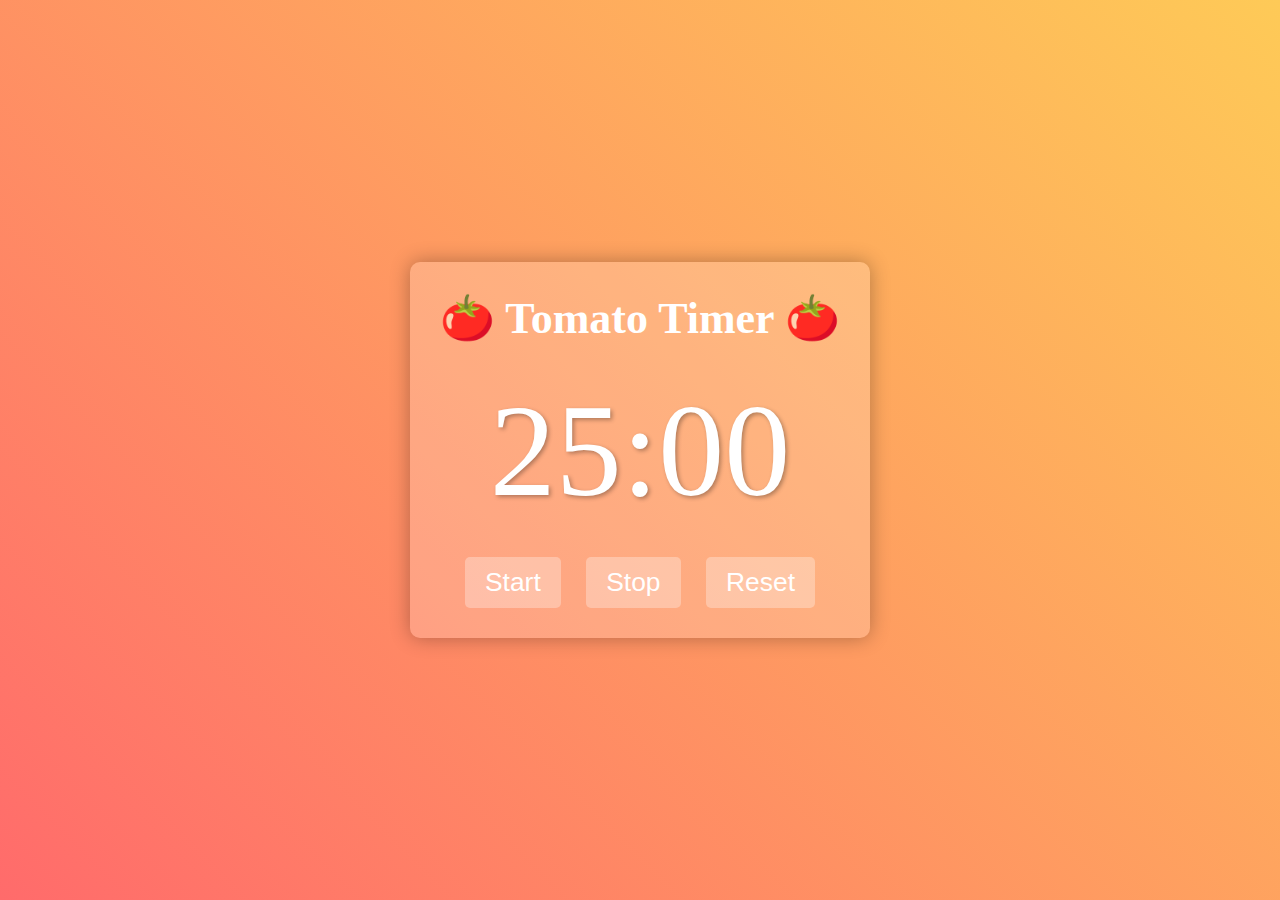
<file: tomato.html>
<!DOCTYPE html>
<html lang="en">
<head>
    <meta charset="UTF-8">
    <meta name="viewport" content="width=device-width, initial-scale=1.0">
    <title>Tomato Timer</title>
    <style>
        body {
            font-family: 'Comic Sans MS', 'Comic Sans', cursive;
            font-size: 22px;
            text-align: center;
            background: linear-gradient(45deg, #ff6b6b, #feca57);
            margin: 0;
            padding: 0;
            display: flex;
            justify-content: center;
            align-items: center;
            height: 100vh;
            color: #fff;
        }
        #container {
            background-color: rgba(255, 255, 255, 0.2);
            padding: 30px;
            border-radius: 10px;
            box-shadow: 0 0 20px rgba(0, 0, 0, 0.3);
            max-width: 500px;
        }
        h1 {
            margin-top: 0;
        }
        #timer {
            font-size: 6em;
            color: #fff;
            text-shadow: 2px 2px 4px rgba(0, 0, 0, 0.3);
            margin-top: 30px;
        }
        #controls {
            margin-top: 30px;
        }
        button {
            font-size: 1.2em;
            padding: 10px 20px;
            margin: 0 10px;
            border: none;
            border-radius: 5px;
            background-color: rgba(255, 255, 255, 0.3);
            color: #fff;
            cursor: pointer;
            transition: background-color 0.3s ease, transform 0.1s ease;
        }
        button:hover {
            background-color: rgba(255, 255, 255, 0.4);
        }
        button:active {
            transform: scale(0.95);
        }
    </style>
</head>
<body>
    <div id="container">
        <h1>🍅 Tomato Timer 🍅</h1>
        <div id="timer">25:00</div>
        <div id="controls">
            <button onclick="startTimer()">Start</button>
            <button onclick="stopTimer()">Stop</button>
            <button onclick="resetTimer()">Reset</button>
        </div>
    </div>
    <script>
        let timerInterval;
        let minutes = 25;
        let seconds = 0;

        function startTimer() {
            if (!timerInterval) {
                timerInterval = setInterval(updateTimer, 1000);
            }
        }

        function stopTimer() {
            clearInterval(timerInterval);
            timerInterval = null;
        }

        function resetTimer() {
            stopTimer();
            minutes = 25;
            seconds = 0;
            updateDisplay();
        }

        function updateTimer() {
            if (seconds > 0) {
                seconds--;
            } else if (minutes > 0) {
                minutes--;
                seconds = 59;
            } else {
                stopTimer();
                alert("Time's up!");
            }
            updateDisplay();
        }

        function updateDisplay() {
            let displayMinutes = minutes < 10 ? '0' + minutes : minutes;
            let displaySeconds = seconds < 10 ? '0' + seconds : seconds;
            document.getElementById('timer').textContent = `${displayMinutes}:${displaySeconds}`;
        }
    </script>
</body>
</html>
</file>
